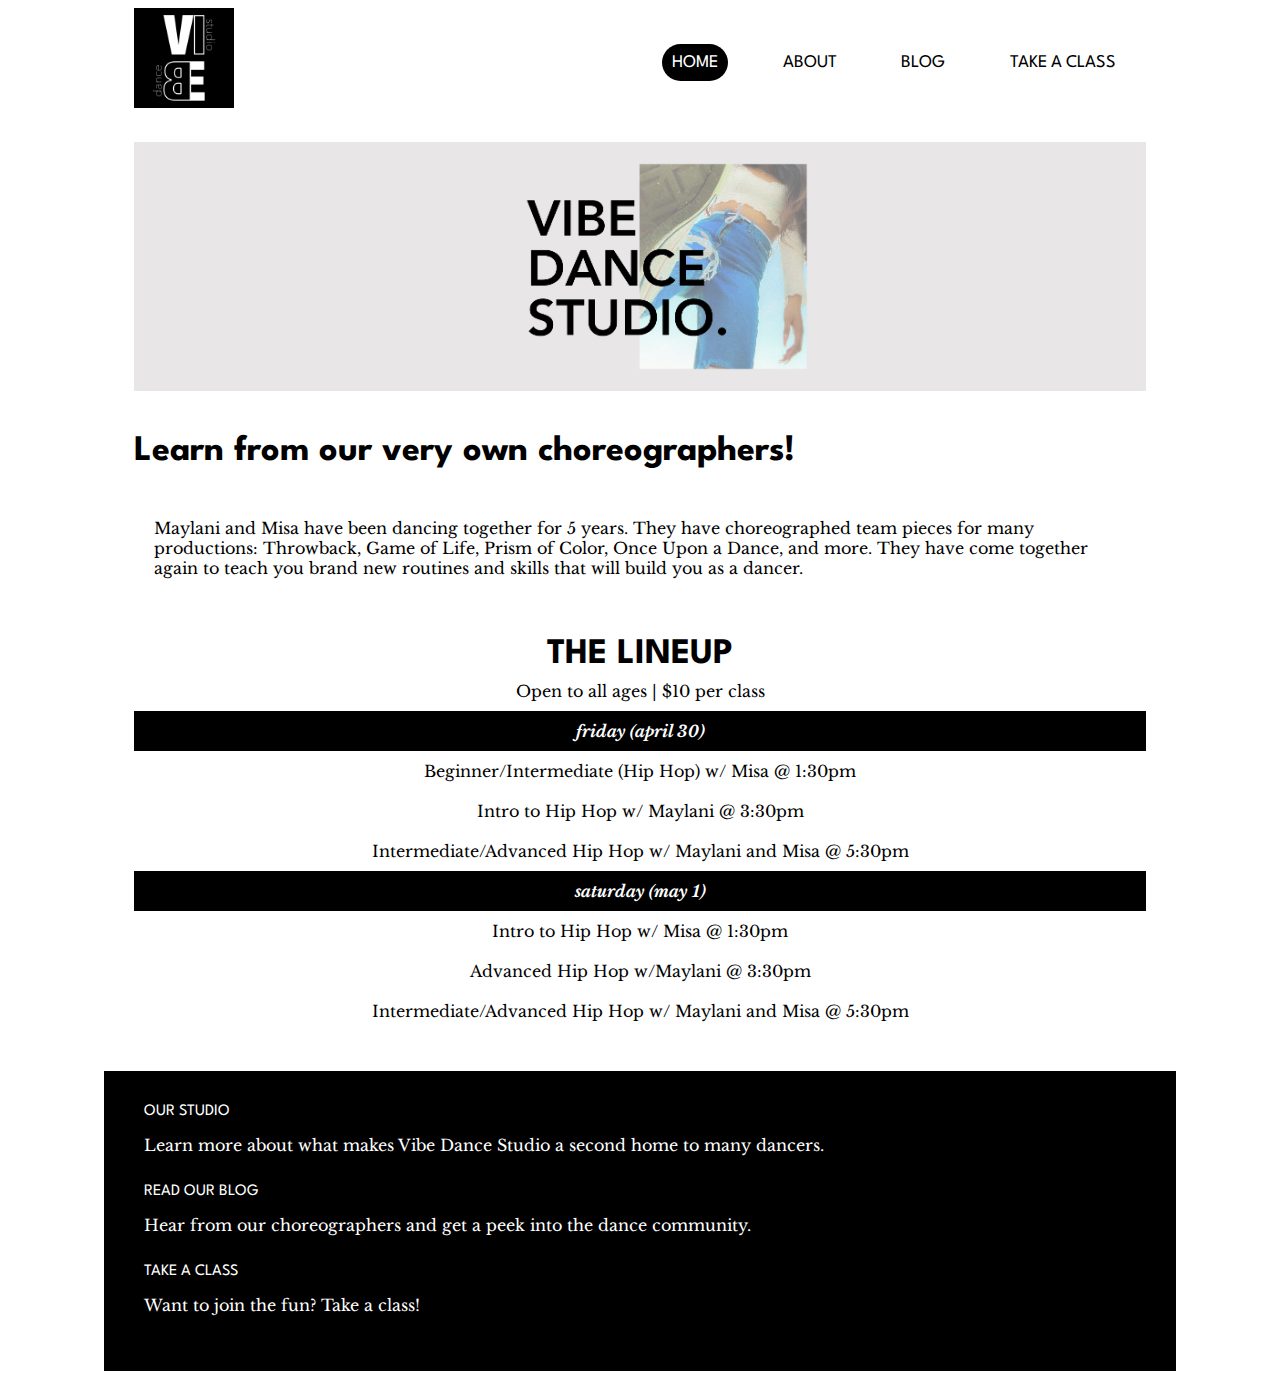
<file: index.html>
<!doctype html>
<html>
<head>
	<meta charset="UTF-8">
	<title>Vibe Dance Studio</title>
	<link href="styles.css" rel="stylesheet" type="text/css">
	<link rel="preconnect" href="https://fonts.googleapis.com">
	<link rel="preconnect" href="https://fonts.gstatic.com" crossorigin>
	<link href="https://fonts.googleapis.com/css2?family=League+Spartan:wght@600&family=Libre+Baskerville&display=swap" rel="stylesheet">
</head>
    
<header>
  <img src="images/logo.jpg" width="100" height="100" alt="vibe logo"/>
  <nav>
	<ul>
		<li><a class = "active" href="index.html">Home</a></li>
			<li><a href="about.html">About</a></li>
			<li><a href="blog.html">Blog</a></li>
			<li><a href="class.html">Take a Class</a></li>
	</ul>
  </nav>
</header>
<main>
	<div id="hero">
		<img src="images/hero.png" alt="hero image for vibe dance studio">
	</div>
    <div id="intro">
        <h2>Learn from our very own choreographers!</h2>
        <p>Maylani and Misa have been dancing together for 5 years. They have choreographed team pieces for many productions: Throwback, Game of Life, Prism of Color, Once Upon a Dance, and more. They have come together again to teach you brand new routines and skills that will build you as a dancer.</p>
    </div>
    <div id="lineup">
        <h2>THE LINEUP</h2>
        <p>Open to all ages | $10 per class</p>
        <p class="date">friday (april 30)</p>
        <p>Beginner/Intermediate (Hip Hop) w/ Misa @ 1:30pm</p>
        <p>Intro to Hip Hop w/ Maylani @ 3:30pm</p>
        <p>Intermediate/Advanced Hip Hop w/ Maylani and Misa @ 5:30pm</p>

        <p class="date">saturday (may 1)</p>
        <p>Intro to Hip Hop w/ Misa @ 1:30pm</p>
        <p>Advanced Hip Hop w/Maylani @ 3:30pm</p>
        <p>Intermediate/Advanced Hip Hop w/ Maylani and Misa @ 5:30pm</p>
    </div>
</main>

<footer>
	<a href="about.html">OUR STUDIO</a>
	<p>Learn more about what makes Vibe Dance Studio a second home to many dancers.</p>
	<a href="blog.html">READ OUR BLOG</a>
	<p>Hear from our choreographers and get a peek into the dance community.</p>
	<a href="class.html">TAKE A CLASS</a>
	<p>Want to join the fun? Take a class!</p>
</footer>
</html>
</file>
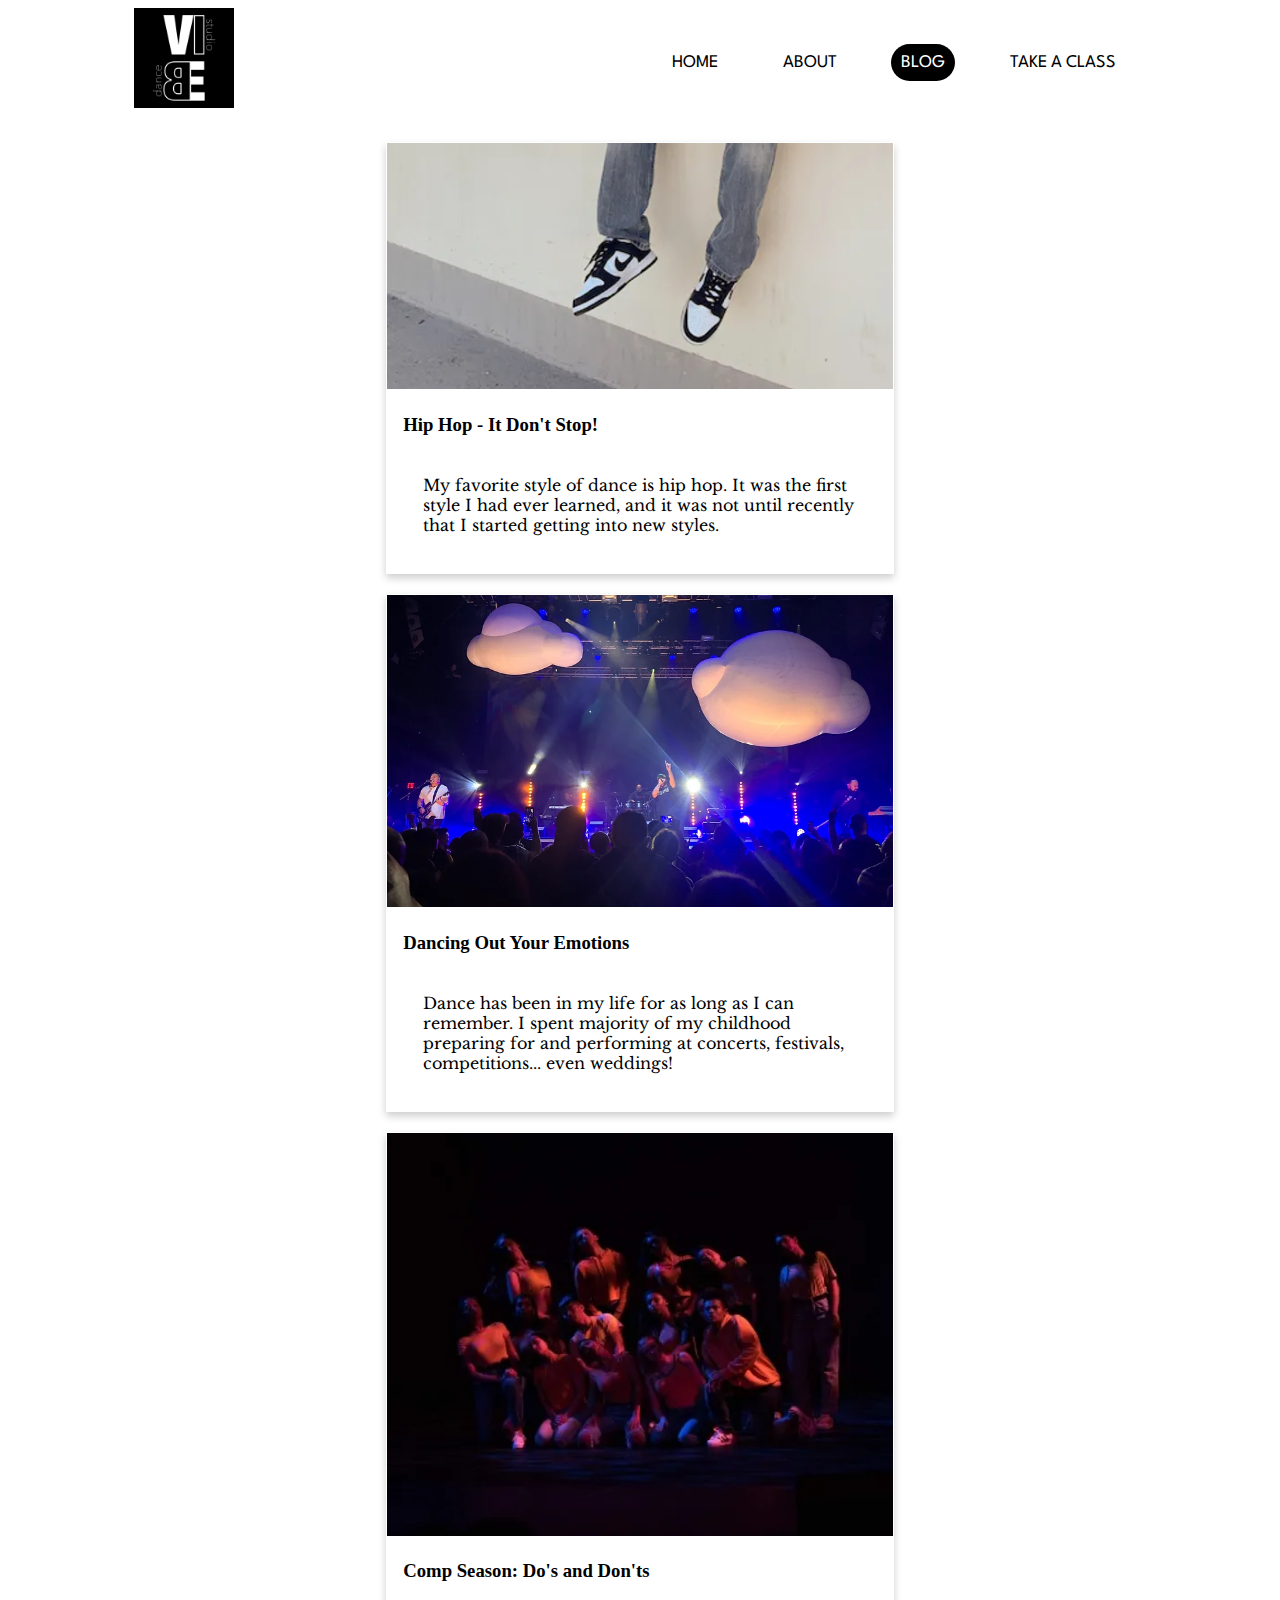
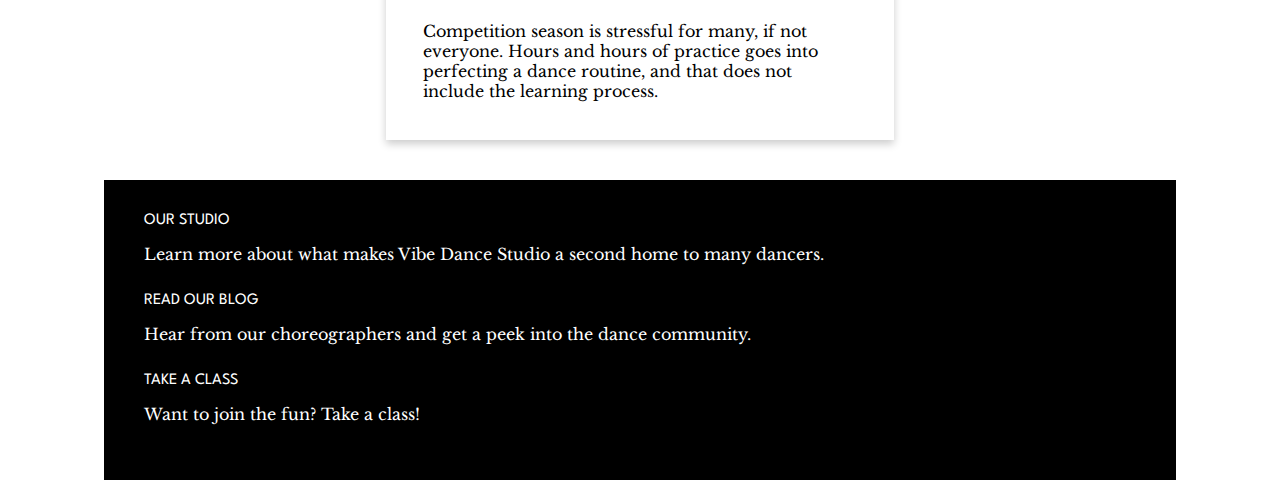
<file: blog.html>
<!doctype html>
<html>
<head>
	<meta charset="UTF-8">
	<title>Blog</title>
	<link href="styles.css" rel="stylesheet" type="text/css">
	<link rel="preconnect" href="https://fonts.googleapis.com">
	<link rel="preconnect" href="https://fonts.gstatic.com" crossorigin>
	<link href="https://fonts.googleapis.com/css2?family=League+Spartan:wght@600&family=Libre+Baskerville&display=swap" rel="stylesheet">
</head>

<header>
	<nav>
		<ul>
			<li><a href="index.html">Home</a></li>
			<li><a href="about.html">About</a></li>
			<li><a class = "active" href="blog.html">Blog</a></li>
			<li><a href="class.html">Take a Class</a></li>
		</ul>
	</nav>
    <img src="images/logo.jpg" width="100" height="100" alt=""/>&nbsp;
</header>
<main>
	<div id="blogs">
		<a href ="post1.html">
		<div class="card">
			<img src="images/post1.png" alt="legs in front of wall" style="width:100%">
			<div class="container">
			<h3><b>Hip Hop - It Don't Stop!</b></h3> 
			<p>My favorite style of dance is hip hop. It was the first style I had ever learned, and it was not until recently that I started getting into new styles.</p> 
			</div>
		</div>
		</a>

		<a href ="post2.html">
		<div class="card">
			<img src="images/post2.png" alt="concert venue" style="width:100%">
			<div class="container">
			<h3><b>Dancing Out Your Emotions</b></h3> 
			<p>Dance has been in my life for as long as I can remember. I spent majority of my childhood preparing for and performing at concerts, festivals, competitions... even weddings!</p> 
			</div>
		</div>
		</a>

		<a href ="post3.html">
		<div class="card">
			<img src="images/post3.png" alt="dancers on stage" style="width:100%">
			<div class="container">
			<h3><b>Comp Season: Do's and Don'ts</b></h3> 
			<p>Competition season is stressful for many, if not everyone. Hours and hours of practice goes into perfecting a dance routine, and that does not include the learning process.</p> 
			</div>
		</div>
		</a>
	</div>
</main>
<footer>
	<a href="about.html">OUR STUDIO</a>
	<p>Learn more about what makes Vibe Dance Studio a second home to many dancers.</p>
	<a href="blog.html">READ OUR BLOG</a>
	<p>Hear from our choreographers and get a peek into the dance community.</p>
	<a href="class.html">TAKE A CLASS</a>
	<p>Want to join the fun? Take a class!</p>
</footer>
</html>
</file>
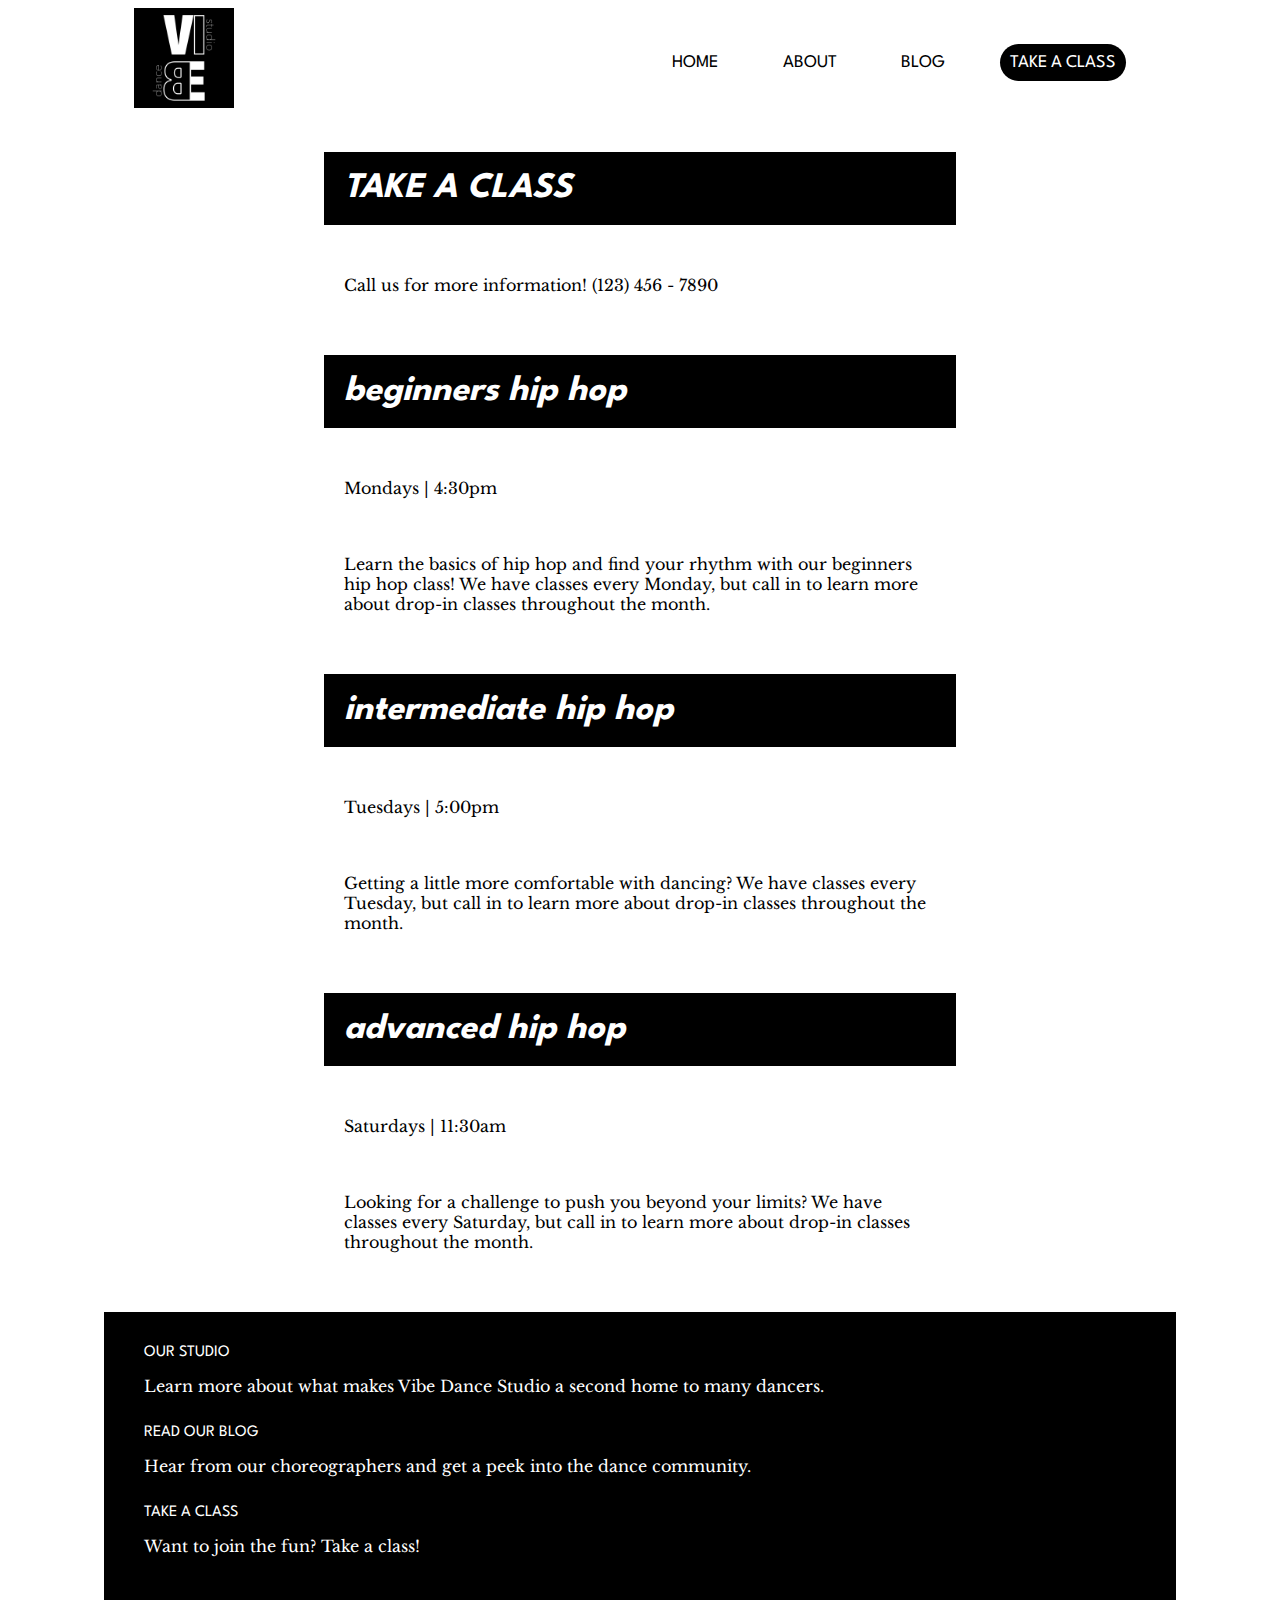
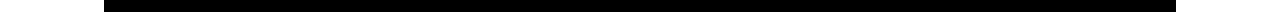
<file: class.html>
<!doctype html>
<html>
<head>
	<meta charset="UTF-8">
	<title>Take a Class</title>
	<link href="styles.css" rel="stylesheet" type="text/css">
	<link rel="preconnect" href="https://fonts.googleapis.com">
	<link rel="preconnect" href="https://fonts.gstatic.com" crossorigin>
	<link href="https://fonts.googleapis.com/css2?family=League+Spartan:wght@600&family=Libre+Baskerville&display=swap" rel="stylesheet">
</head>
<header>
	<nav>
		<ul>
			<li><a href="index.html">Home</a></li>
			<li><a href="about.html">About</a></li>
			<li><a href="blog.html">Blog</a></li>
			<li><a class = "active" href="class.html">Take a Class</a></li>
		</ul>
	</nav>
    <img src="images/logo.jpg" width="100" height="100" alt=""/>
</header>
    <main id="classes">
        <h2 class="banner">TAKE A CLASS</h2>
        <p>Call us for more information! (123) 456 - 7890</p>
        <h2 class="banner">beginners hip hop</h2>
        <p>Mondays | 4:30pm</p>
        <p>Learn the basics of hip hop and find your rhythm with our beginners hip hop class! We have classes every Monday, but call in to learn more about drop-in classes throughout the month.</p>
        <h2 class="banner">intermediate hip hop</h2>
        <p>Tuesdays | 5:00pm</p>
        <p>Getting a little more comfortable with dancing? We have classes every Tuesday, but call in to learn more about drop-in classes throughout the month.</p>
        <h2 class="banner">advanced hip hop</h2>
        <p>Saturdays | 11:30am</p>
        <p>Looking for a challenge to push you beyond your limits? We have classes every Saturday, but call in to learn more about drop-in classes throughout the month.</p>
    </main>
<footer>
	<a href="about.html">OUR STUDIO</a>
	<p>Learn more about what makes Vibe Dance Studio a second home to many dancers.</p>
	<a href="blog.html">READ OUR BLOG</a>
	<p>Hear from our choreographers and get a peek into the dance community.</p>
	<a href="class.html">TAKE A CLASS</a>
	<p>Want to join the fun? Take a class!</p>
</footer>
</html>
</file>
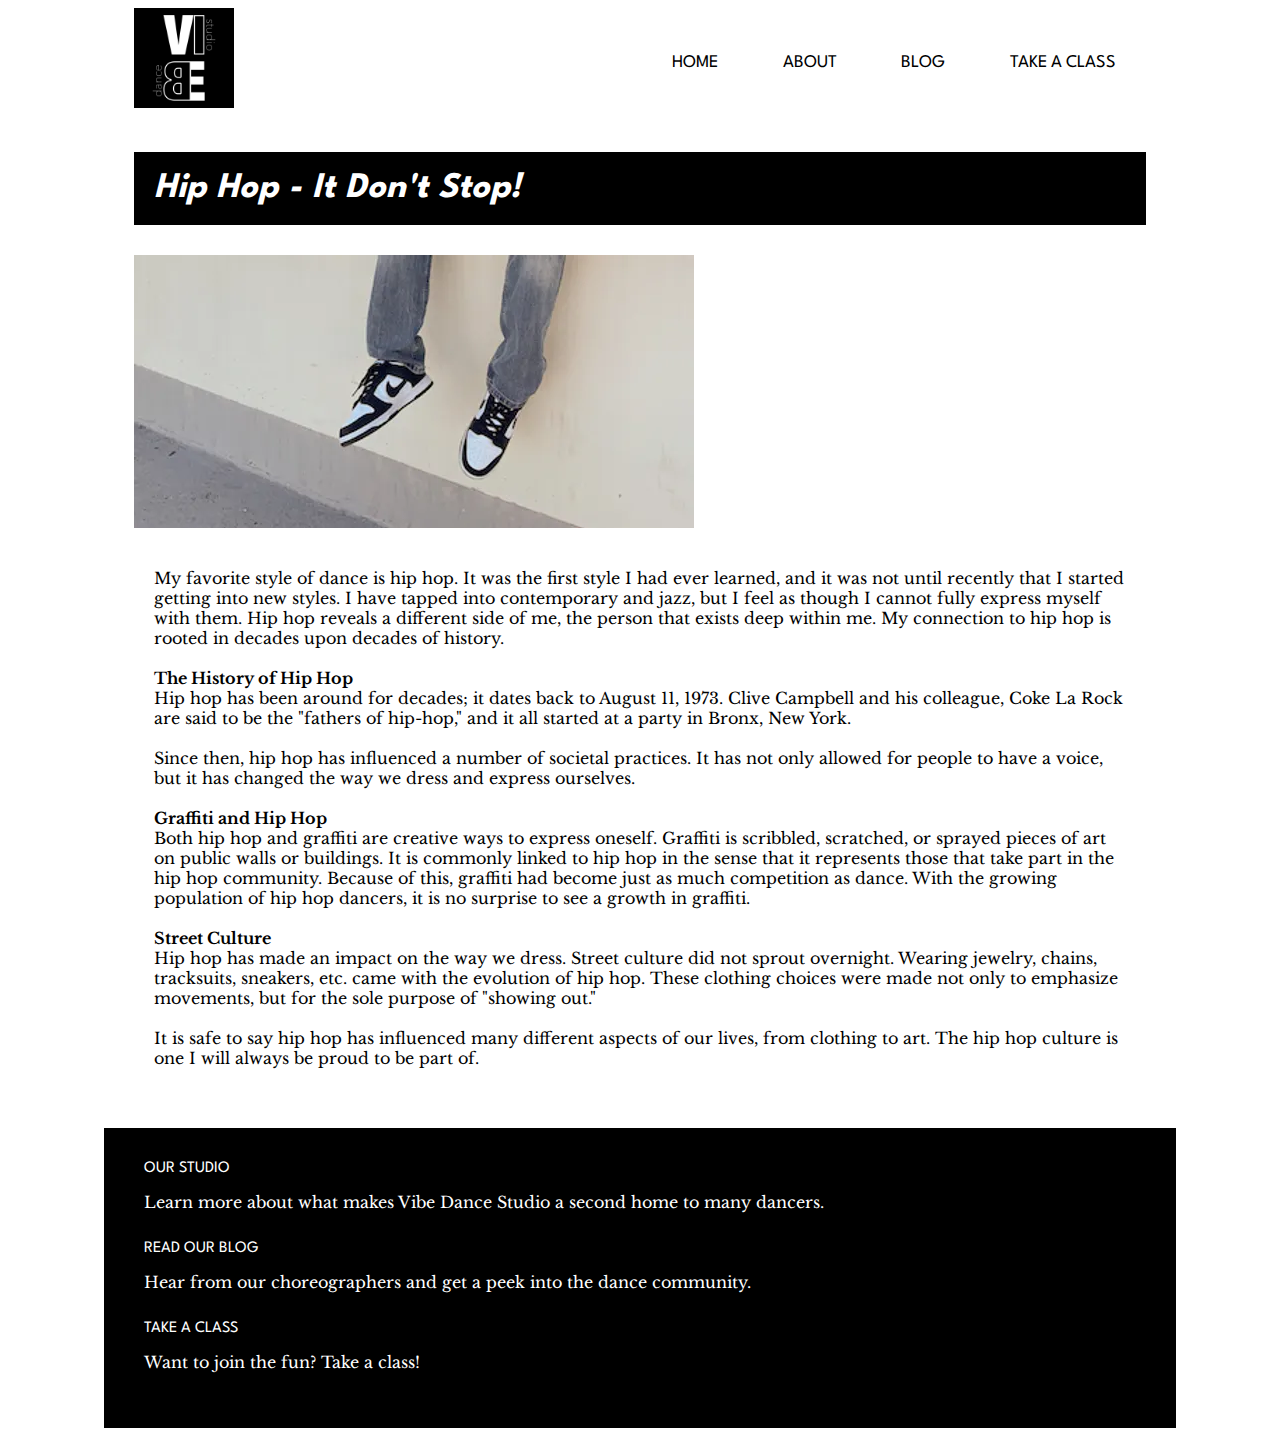
<file: post1.html>
<!doctype html>
<html>
<head>
	<meta charset="UTF-8">
	<title>Hip Hop - It Don't Stop!</title>
	<link href="styles.css" rel="stylesheet" type="text/css">
	<link rel="preconnect" href="https://fonts.googleapis.com">
	<link rel="preconnect" href="https://fonts.gstatic.com" crossorigin>
	<link href="https://fonts.googleapis.com/css2?family=League+Spartan:wght@600&family=Libre+Baskerville&display=swap" rel="stylesheet">
</head>
    
<header>
  <img src="images/logo.jpg" width="100" height="100" alt="vibe logo"/>
  <nav>
	<ul>
		<li><a href="index.html">Home</a></li>
			<li><a href="about.html">About</a></li>
			<li><a href="blog.html">Blog</a></li>
			<li><a href="class.html">Take a Class</a></li>
	</ul>
  </nav>
</header>
<main>
    <h2 class="banner">Hip Hop - It Don't Stop!</h2>
    <img src="images/post1.png">
    <p>
        My favorite style of dance is hip hop. It was the first style I had ever learned, and it was not until recently that I started getting into new styles. I have tapped into contemporary and jazz, but I feel as though I cannot fully express myself with them. Hip hop reveals a different side of me, the person that exists deep within me. My connection to hip hop is rooted in decades upon decades of history.<br><br>
 
        <b>The History of Hip Hop</b><br>
        Hip hop has been around for decades; it dates back to August 11, 1973. Clive Campbell and his colleague, Coke La Rock are said to be the "fathers of hip-hop," and it all started at a party in Bronx, New York.<br><br>
        
        Since then, hip hop has influenced a number of societal practices. It has not only allowed for people to have a voice, but it has changed the way we dress and express ourselves.<br><br>
        
        <b>Graffiti and Hip Hop</b><br>
        Both hip hop and graffiti are creative ways to express oneself. Graffiti is scribbled, scratched, or sprayed pieces of art on public walls or buildings. It is commonly linked to hip hop in the sense that it represents those that take part in the hip hop community. Because of this, graffiti had become just as much competition as dance. With the growing population of hip hop dancers, it is no surprise to see a growth in graffiti.<br><br>
        
        <b>Street Culture</b><br>
        Hip hop has made an impact on the way we dress. Street culture did not sprout overnight. Wearing jewelry, chains, tracksuits, sneakers, etc. came with the evolution of hip hop. These clothing choices were made not only to emphasize movements, but for the sole purpose of "showing out."<br><br>
        
        It is safe to say hip hop has influenced many different aspects of our lives, from clothing to art. The hip hop culture is one I will always be proud to be part of.
    </p>
</main>

<footer>
	<a href="about.html">OUR STUDIO</a>
	<p>Learn more about what makes Vibe Dance Studio a second home to many dancers.</p>
	<a href="blog.html">READ OUR BLOG</a>
	<p>Hear from our choreographers and get a peek into the dance community.</p>
	<a href="class.html">TAKE A CLASS</a>
	<p>Want to join the fun? Take a class!</p>
</footer>
</html>
</file>
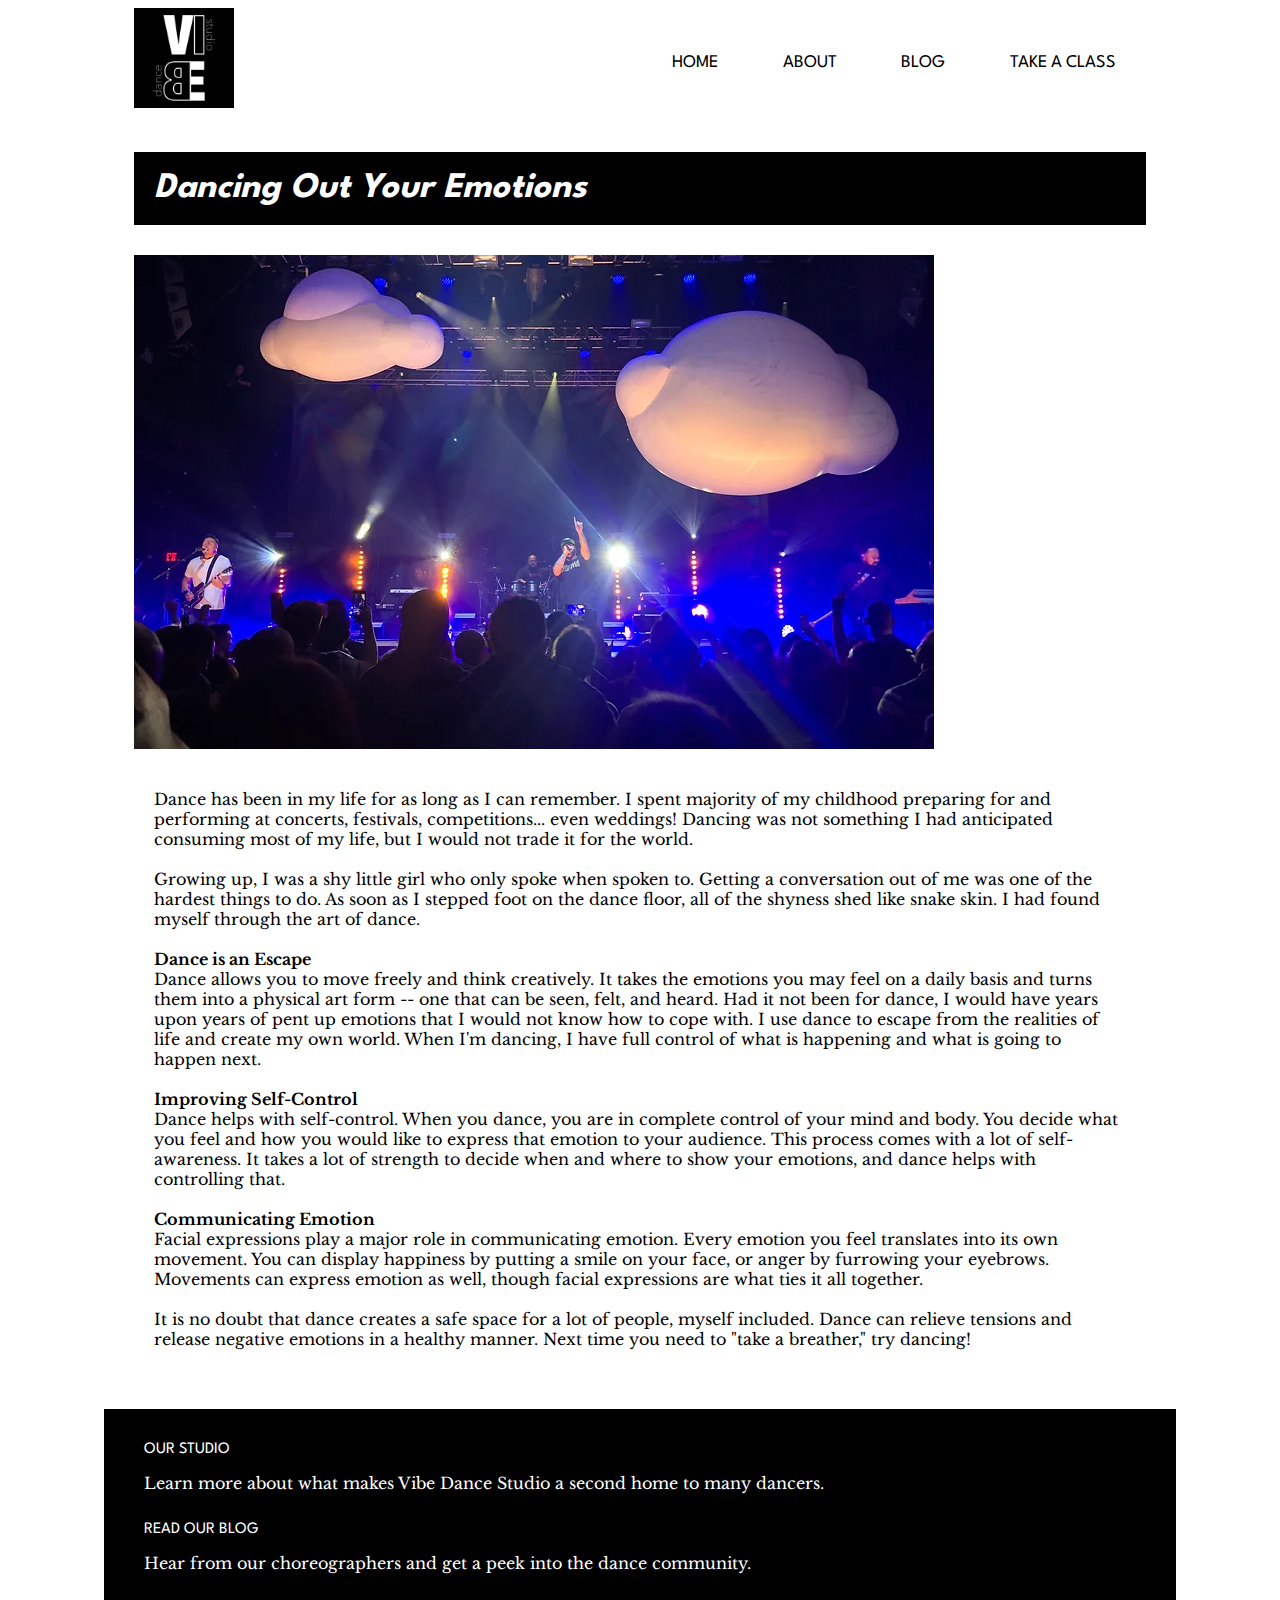
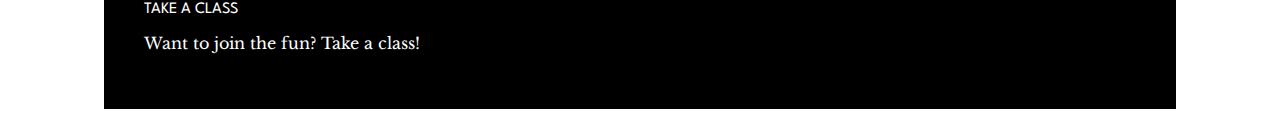
<file: post2.html>
<!doctype html>
<html>
<head>
	<meta charset="UTF-8">
	<title>Dancing Out Your Emotions</title>
	<link href="styles.css" rel="stylesheet" type="text/css">
	<link rel="preconnect" href="https://fonts.googleapis.com">
	<link rel="preconnect" href="https://fonts.gstatic.com" crossorigin>
	<link href="https://fonts.googleapis.com/css2?family=League+Spartan:wght@600&family=Libre+Baskerville&display=swap" rel="stylesheet">
</head>
    
<header>
  <img src="images/logo.jpg" width="100" height="100" alt="vibe logo"/>
  <nav>
	<ul>
		<li><a href="index.html">Home</a></li>
			<li><a href="about.html">About</a></li>
			<li><a href="blog.html">Blog</a></li>
			<li><a href="class.html">Take a Class</a></li>
	</ul>
  </nav>
</header>
<main>
    <h2 class="banner">Dancing Out Your Emotions</h2>
    <img src="images/post2.png">
    <p>
        Dance has been in my life for as long as I can remember. I spent majority of my childhood preparing for and performing at concerts, festivals, competitions... even weddings! Dancing was not something I had anticipated consuming most of my life, but I would not trade it for the world.<br><br>
 
        Growing up, I was a shy little girl who only spoke when spoken to. Getting a conversation out of me was one of the hardest things to do. As soon as I stepped foot on the dance floor, all of the shyness shed like snake skin. I had found myself through the art of dance.<br><br>
        
        <b>Dance is an Escape</b><br>
        Dance allows you to move freely and think creatively. It takes the emotions you may feel on a daily basis and turns them into a physical art form -- one that can be seen, felt, and heard. Had it not been for dance, I would have years upon years of pent up emotions that I would not know how to cope with. I use dance to escape from the realities of life and create my own world. When I'm dancing, I have full control of what is happening and what is going to happen next.<br><br>
        
        <b>Improving Self-Control</b><br>
        Dance helps with self-control. When you dance, you are in complete control of your mind and body. You decide what you feel and how you would like to express that emotion to your audience. This process comes with a lot of self-awareness. It takes a lot of strength to decide when and where to show your emotions, and dance helps with controlling that.<br><br>
        
        <b>Communicating Emotion</b><br>
        Facial expressions play a major role in communicating emotion. Every emotion you feel translates into its own movement. You can display happiness by putting a smile on your face, or anger by furrowing your eyebrows. Movements can express emotion as well, though facial expressions are what ties it all together.<br><br>
        
        It is no doubt that dance creates a safe space for a lot of people, myself included. Dance can relieve tensions and release negative emotions in a healthy manner. Next time you need to "take a breather," try dancing!
    </p>
</main>

<footer>
	<a href="about.html">OUR STUDIO</a>
	<p>Learn more about what makes Vibe Dance Studio a second home to many dancers.</p>
	<a href="blog.html">READ OUR BLOG</a>
	<p>Hear from our choreographers and get a peek into the dance community.</p>
	<a href="class.html">TAKE A CLASS</a>
	<p>Want to join the fun? Take a class!</p>
</footer>
</html>
</file>
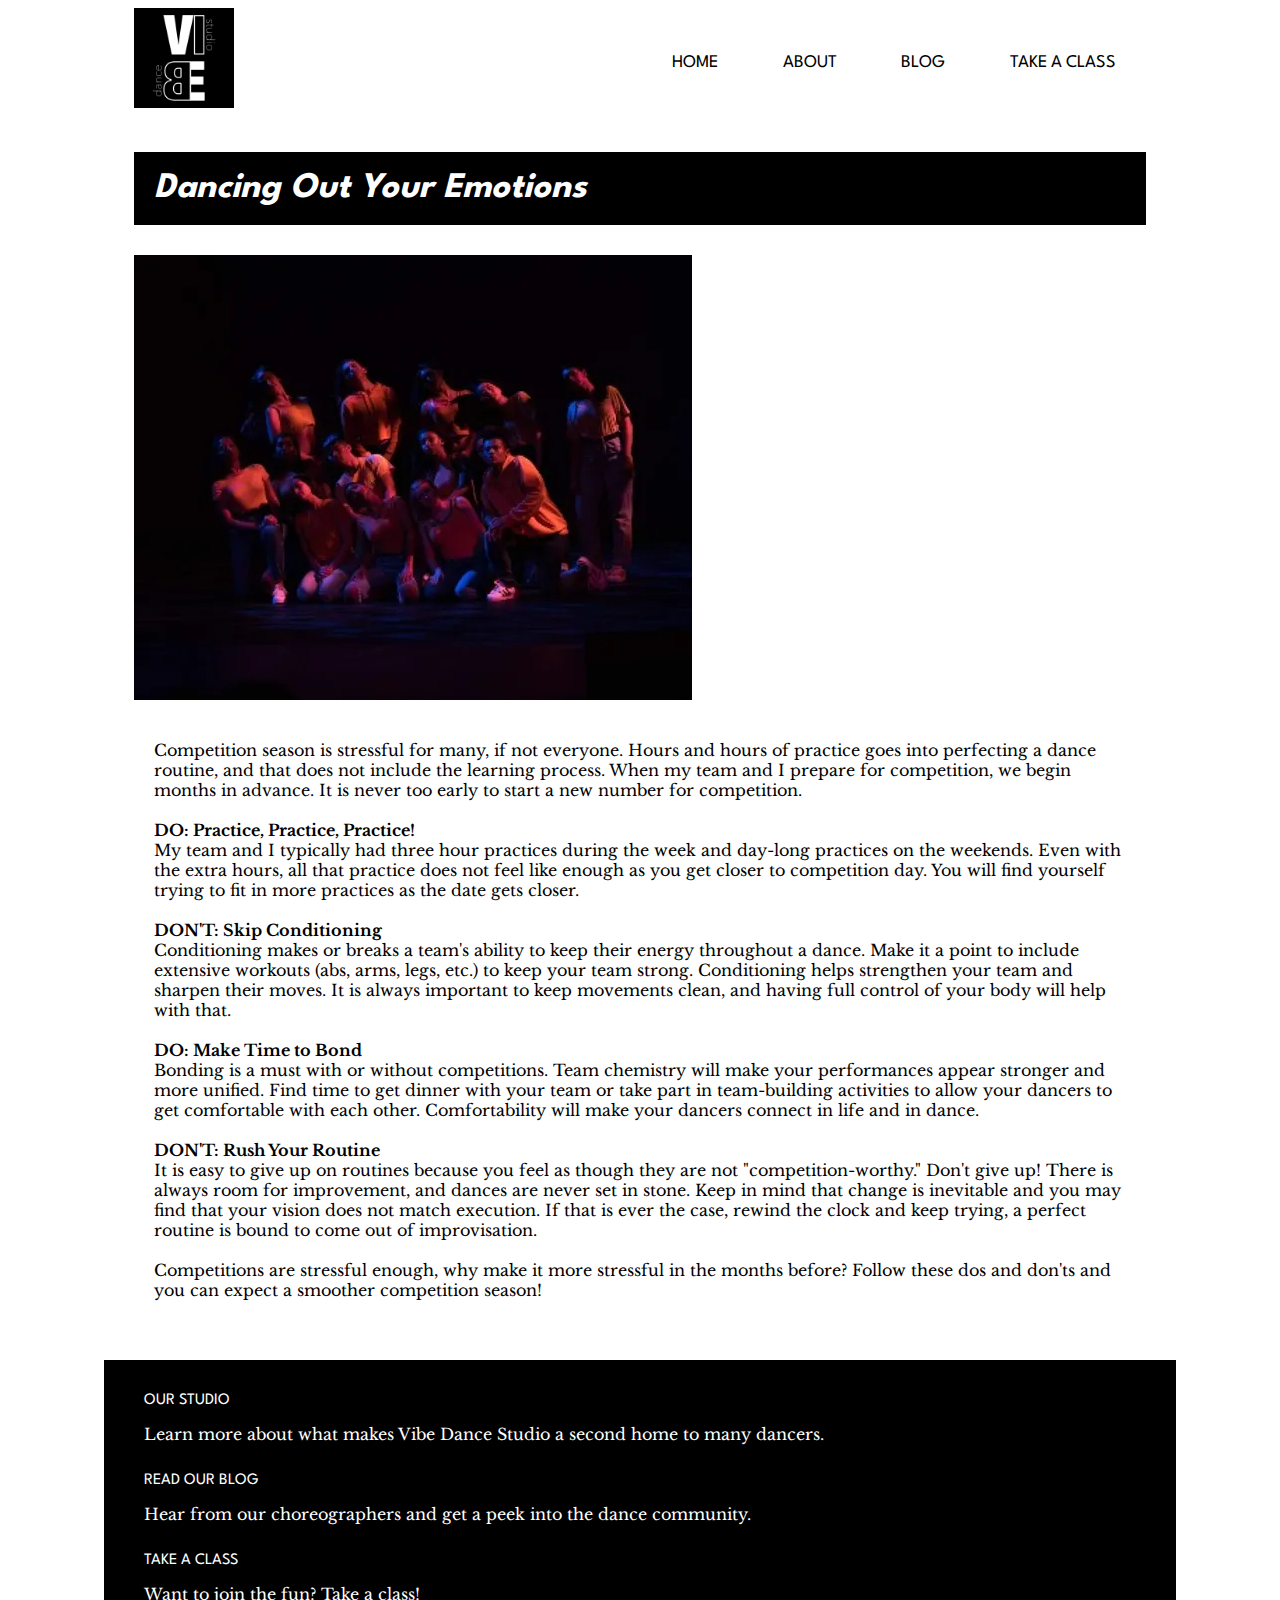
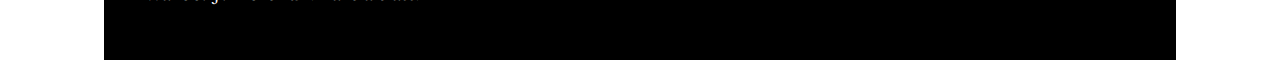
<file: post3.html>
<!doctype html>
<html>
<head>
	<meta charset="UTF-8">
	<title>Comp Season: Do's and Don'ts</title>
	<link href="styles.css" rel="stylesheet" type="text/css">
	<link rel="preconnect" href="https://fonts.googleapis.com">
	<link rel="preconnect" href="https://fonts.gstatic.com" crossorigin>
	<link href="https://fonts.googleapis.com/css2?family=League+Spartan:wght@600&family=Libre+Baskerville&display=swap" rel="stylesheet">
</head>
    
<header>
  <img src="images/logo.jpg" width="100" height="100" alt="vibe logo"/>
  <nav>
	<ul>
		<li><a href="index.html">Home</a></li>
			<li><a href="about.html">About</a></li>
			<li><a href="blog.html">Blog</a></li>
			<li><a href="class.html">Take a Class</a></li>
	</ul>
  </nav>
</header>
<main>
    <h2 class="banner">Dancing Out Your Emotions</h2>
    <img src="images/post3.png">
    <p>
        Competition season is stressful for many, if not everyone. Hours and hours of practice goes into perfecting a dance routine, and that does not include the learning process. When my team and I prepare for competition, we begin months in advance. It is never too early to start a new number for competition.<br><br>
 
        <b>DO: Practice, Practice, Practice!</b><br>
        My team and I typically had three hour practices during the week and day-long practices on the weekends. Even with the extra hours, all that practice does not feel like enough as you get closer to competition day. You will find yourself trying to fit in more practices as the date gets closer.<br><br>
        
        <b>DON'T: Skip Conditioning</b><br>
        Conditioning makes or breaks a team's ability to keep their energy throughout a dance. Make it a point to include extensive workouts (abs, arms, legs, etc.) to keep your team strong. Conditioning helps strengthen your team and sharpen their moves. It is always important to keep movements clean, and having full control of your body will help with that.<br><br>
        
        <b>DO: Make Time to Bond</b><br>
        Bonding is a must with or without competitions. Team chemistry will make your performances appear stronger and more unified. Find time to get dinner with your team or take part in team-building activities to allow your dancers to get comfortable with each other. Comfortability will make your dancers connect in life and in dance.<br><br>
        
        <b>DON'T: Rush Your Routine</b><br>
        It is easy to give up on routines because you feel as though they are not "competition-worthy." Don't give up! There is always room for improvement, and dances are never set in stone. Keep in mind that change is inevitable and you may find that your vision does not match execution. If that is ever the case, rewind the clock and keep trying, a perfect routine is bound to come out of improvisation.<br><br>
        
        Competitions are stressful enough, why make it more stressful in the months before? Follow these dos and don'ts and you can expect a smoother competition season!
    </p>
</main>

<footer>
	<a href="about.html">OUR STUDIO</a>
	<p>Learn more about what makes Vibe Dance Studio a second home to many dancers.</p>
	<a href="blog.html">READ OUR BLOG</a>
	<p>Hear from our choreographers and get a peek into the dance community.</p>
	<a href="class.html">TAKE A CLASS</a>
	<p>Want to join the fun? Take a class!</p>
</footer>
</html>
</file>
<file: styles.css>
@charset "UTF-8";
ul li a, #btn {
	color: #000000;
	padding: 10px;
	border-radius: 20px;
	text-decoration: none;
	font-family: 'League Spartan', sans-serif;
}
ul li {
	list-style-type: none;
	display: inline;
	padding: 20px;
	text-transform: uppercase;
}
nav {
	float: right;
	margin-top: 25px;
	font-size: 18px;
}
ul li a:hover, .active, #btn {
	background-color: #000000;
	color: #FFFFFF;
}
#hero img {
    margin: auto;
    width: 100%;
    max-width: 4442;
}
#hero {
	width: 100%;
    text-align: center;
}
header {
	margin-top: auto;
	margin-right: auto;
	margin-left: auto;
	margin-bottom: 30px;
	width: 80%;
}
main {
    margin: auto;
    width: 80%;
    clear: both;
    margin-bottom: 40px;
}

main p {
    padding: 20px;
}

p {
    font-family: 'Libre Baskerville', serif;

}

h2 {
	margin-top: 40px;
	font-family: 'League Spartan', sans-serif;
	font-size: 36px;
}

footer {
    width: 80%;
    background-color: #000000;
    padding: 30px;
    color: #FFFFFF;
    margin: auto;
}
footer a {
    color: #FFFFFF;
    font-family: 'League Spartan', sans-serif;
    text-decoration: none;
    text-align: left;
    padding: 10px;
}
footer p {
    text-align: left;
    padding: 10px;
    padding-top: 0px;
}

#flyer {
    width: 20%;
    margin: auto;
    display: block;
}

footer a:hover {
    background-color: #FFFFFF;
    border-radius: 20px;
    padding: 10px;
    color: #000000;
}

#lineup {
    text-align: center;
}

#lineup h2 {
    margin-bottom: 0;
}

.banner {
    background-color: #000000;
    color: #FFFFFF; 
    padding: 20px;
    font-style: italic;
}

#lineup p {
    padding: 10px;
    margin: 0;
}

.date {
    font-weight: bold;
    font-style: italic;
    margin-top: 60px;
    background-color: #000000;
    color: #FFFFFF;
}

#portrait {
    width: 30%;
}

#pic {
    width: 100%;
    margin: auto;
    text-align: center;
}

.story {
    margin: auto;
    width: 50%;
    text-align: justify;
}

quote {
    margin: auto;
    width: 20%;
}

quote:before {
  color: #ccc;
  content: open-quote;
  font-size: 4em;
  margin-right: 0.25em;
  vertical-align: -0.4em;
}
quote p {
  display: inline;
}

#btn {
    font-size: 24px;
    text-align: center;
}

#btn:hover {
    background-color: #FFFFFF;
    border: 2px solid #000000;
    color: #000000;
}

#join {
    padding: 0;
    padding-bottom: 20px;
}

#classes {
    width: 50%;
}

form {
    width: 80%;
    margin: auto;
}
 
.card {
    margin: auto;
    margin-bottom: 20px;
    box-shadow: 0 4px 8px 0 rgba(0,0,0,0.2);
    border: 1px solid #FFFFFF;
    width: 50%;
  }
  
  .card:hover {
    border: 1px solid #000000;
  }

  .container {
    padding: 2px 16px;
  }

#blogs p, #blogs h3, #blogs a {
    text-decoration: none;
    color: #000000;
    
  }
</file>
